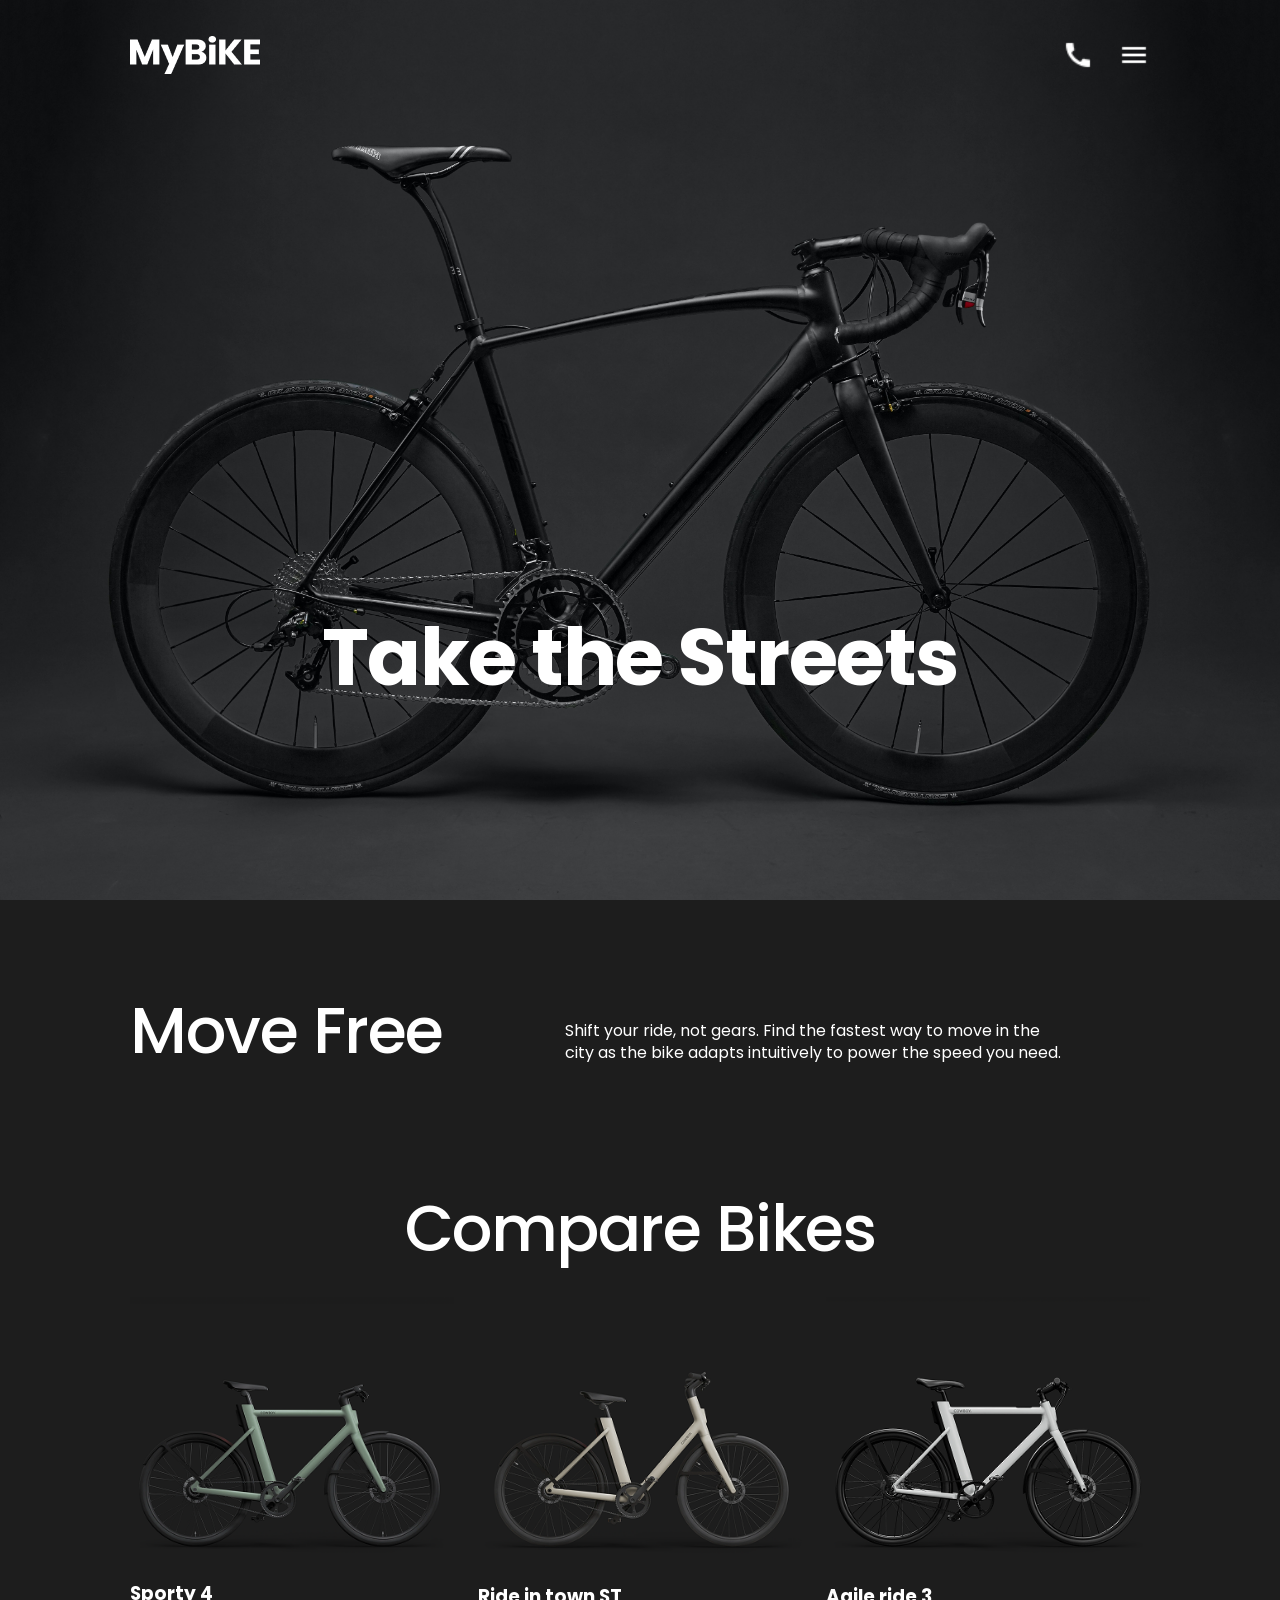
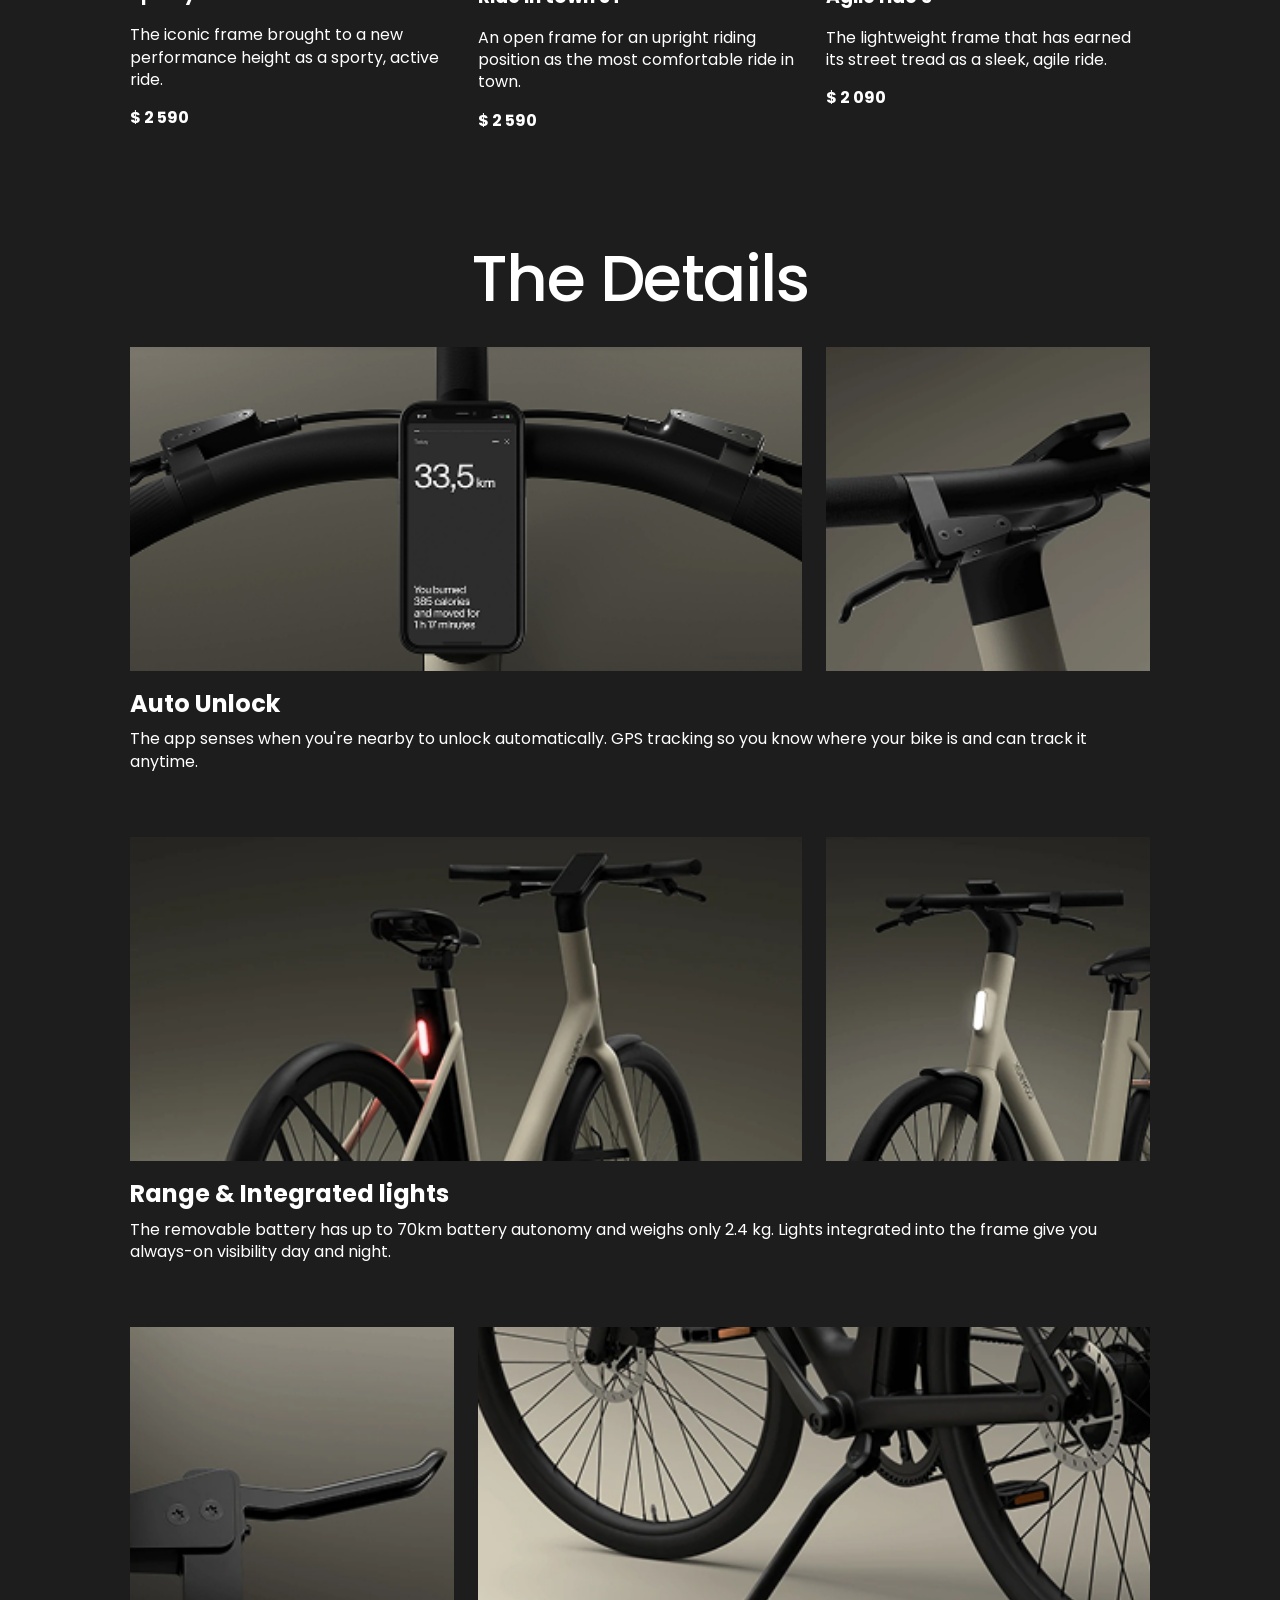
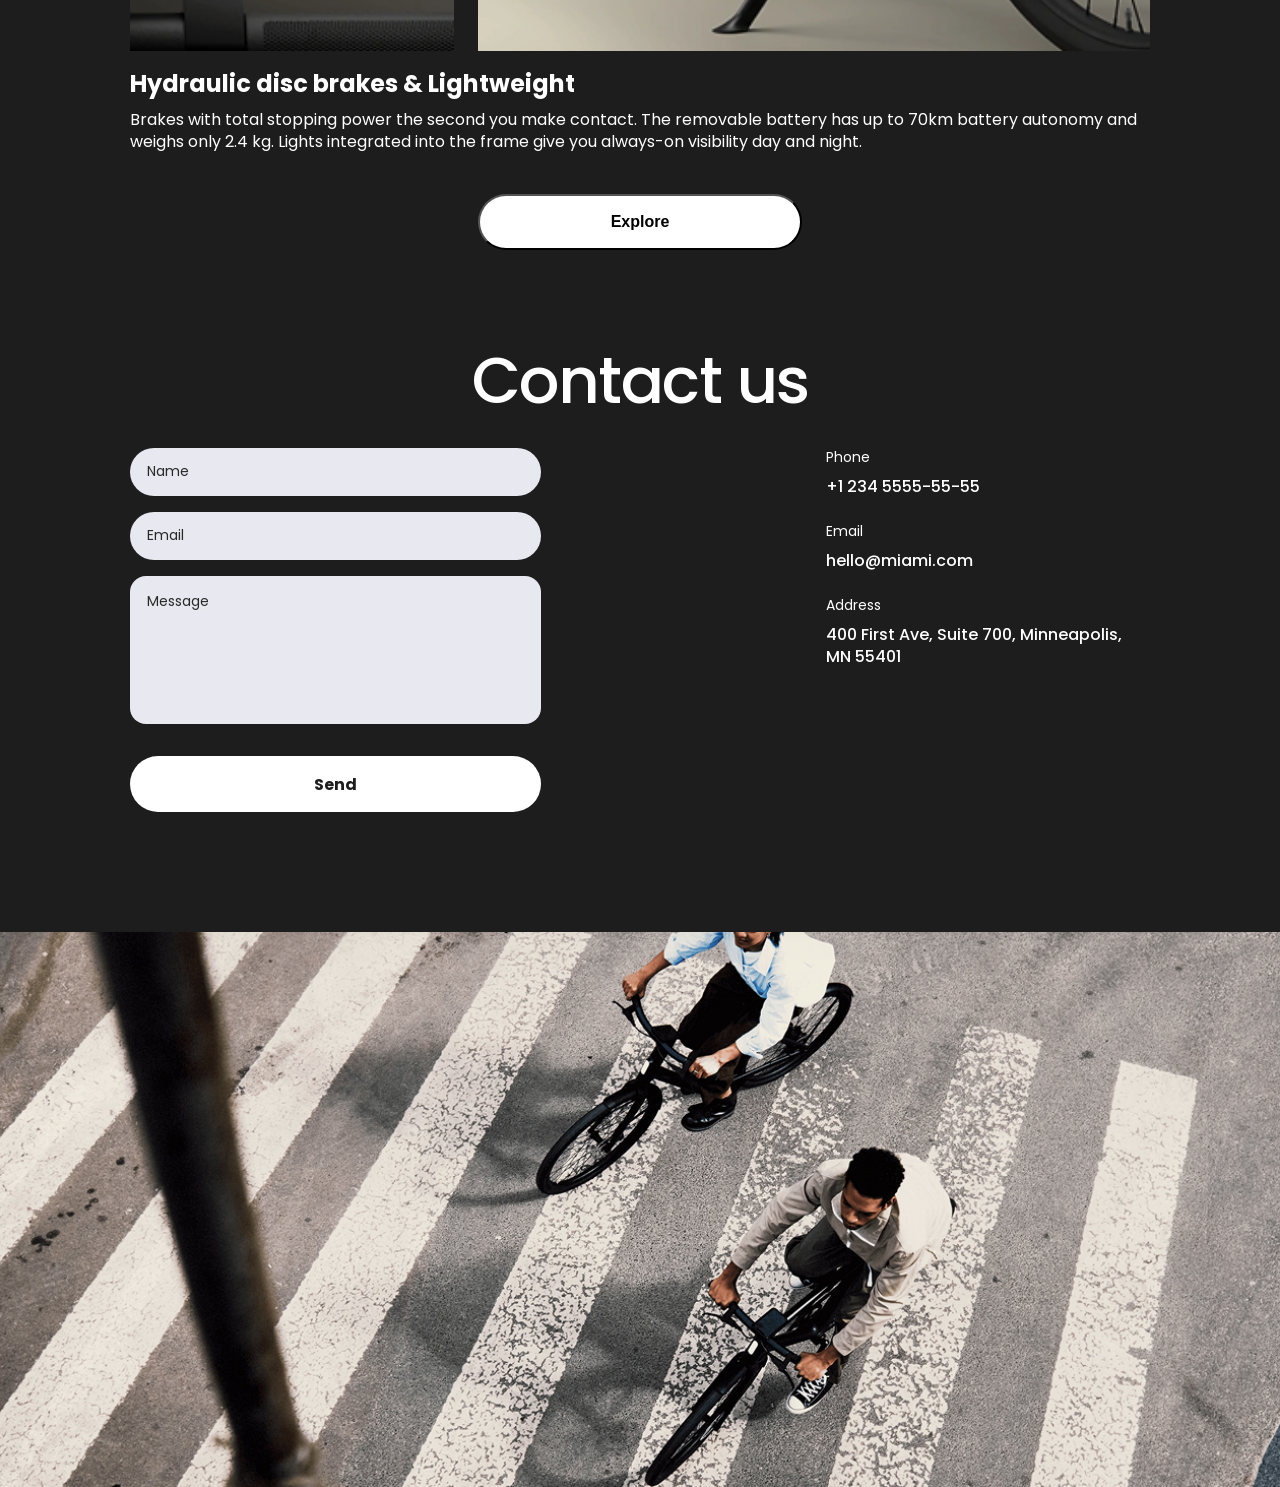
<file: index.html>
<!doctype html><html lang="en" class="page"><head><meta charset="utf-8"><meta name="viewport" content="width=device-width, initial-scale=1.0"><title>My Bike</title><link rel="icon" type="image/png" href="favicon.204012ef.png"><link rel="preconnect" href="https://fonts.googleapis.com"><link rel="preconnect" href="https://fonts.gstatic.com"><link href="https://fonts.googleapis.com/css2?family=Poppins:wght@400;500;600;700&family=Roboto:wght@500&display=swap" rel="stylesheet"><link rel="stylesheet" href="index.bcb50f23.css"><script src="index.cabb280d.js" defer></script></head><body class="page__body"> <header class="header"> <div class="container"> <div class="header__content"> <div class="top-bar"> <a href="#" class="top-bar__logo"> <img src="Logo.e78f1d04.png" alt="Bike logo"> </a> <div class="top-bar__icons"> <a href="tel:+123455555555" class="icon icon--phone phone"> <span class="phone-tooltip">+1 234 5555-55-55</span> </a> <a href="#menu" class="icon icon--menu"></a> </div> </div> <div class="header__bottom"> <h1 class="header__title">Take the Streets</h1> </div> </div> </div> </header> <aside class="menu page__menu" id="menu"> <div class="container"> <div class="menu__top top-bar"> <a href="#" class="top-bar__logo"> <img src="logo-menu.b4e7647a.png" alt="Bike logo"> </a> <a href="#" class="icon icon--close"></a> </div> <div class="menu__bottom"> <nav class="menu__nav nav"> <ul class="nav__list"> <li class="nav__item"> <a class="nav__link" href="#"> Home </a> </li> <li class="nav__item"> <a class="nav__link" href="#about-us"> About us </a> </li> <li class="nav__item"> <a class="nav__link" href="#compare-bikes"> Compare bikes </a> </li> <li class="nav__item"> <a class="nav__link" href="#detail"> Detail </a> </li> <li class="nav__item"> <a class="nav__link" href="#contacts"> Contacts </a> </li> </ul> </nav> <a href="tel:+ 1 234 555-55-55" class="menu__phone-number"> + 1 234 555-55-55 </a> <a href="tel:+ 1 234 555-55-55" class="menu__book-a-test-ride"> Book a test ride </a> </div> </div> </aside> <main class="main"> <div class="container"> <div class="main__content"> <section class="about-us" id="about-us"> <h2 class="about-us__title section-title section-title--aling--left"> Move Free </h2> <p class="about-us__description"> Shift your ride, not gears. Find the fastest way to move in the city as the bike adapts intuitively to power the speed you need. </p> </section> <section class="compare-bikes" id="compare-bikes"> <h2 class="section-title">Compare Bikes</h2> <div class="recommended__products"> <article class="product recommended__product"> <img src="Sporty%204.53674aac.png" alt="Spotry 4" class="product__photo"> <h3 class="product__title">Sporty 4</h3> <p class="product__category"> The iconic frame brought to a new performance height as a sporty, active ride. </p> <p class="product__price">$ 2 590</p> </article> <article class="product recommended__product"> <img src="Ride%20in%20town%20ST.2e67928a.png" alt="Ride in town ST" class="product__photo"> <h3 class="product__title">Ride in town ST</h3> <p class="product__category"> An open frame for an upright riding position as the most comfortable ride in town. </p> <p class="product__price">$ 2 590</p> </article> <article class="product recommended__product"> <img src="Agile%20ride%203.fd02eb59.png" alt="Agile ride 3" class="product__photo"> <h3 class="product__title">Agile ride 3</h3> <p class="product__category"> The lightweight frame that has earned its street tread as a sleek, agile ride. </p> <p class="product__price">$ 2 090</p> </article> </div> </section> <section class="detail" id="detail"> <h2 class="section-title">The Details</h2> <div class="categories__wrapper"> <article class="category"> <div class="category__photos"> <a href="#" class="category__link category__link--wide"> <img class="category__photo" src="1.1.b4008838.png" alt="1.1"> </a> <a href="#" class="category__link category__link--square"> <img class="category__photo" src="1.2.9de2080b.png" alt="1.2"> </a> </div> <h3 class="category__title">Auto Unlock</h3> <p class="category__description"> The app senses when you're nearby to unlock automatically. GPS tracking so you know where your bike is and can track it anytime. </p> </article> <article class="category"> <div class="category__photos"> <a href="#" class="category__link category__link--wide"> <img class="category__photo" src="2.1.0e53a1fc.png" alt="2.1"> </a> <a href="#" class="category__link category__link--square"> <img class="category__photo" src="2.2.2bcb3883.png" alt="2.2"> </a> </div> <h3 class="category__title">Range & Integrated lights</h3> <p class="category__description"> The removable battery has up to 70km battery autonomy and weighs only 2.4 kg. Lights integrated into the frame give you always-on visibility day and night. </p> </article> <article class="category"> <div class="category__photos"> <a href="#" class="category__link category__link--square"> <img class="category__photo" src="3.1.fdd2f2ca.png" alt="3.1"> </a> <a href="#" class="category__link category__link--wide"> <img class="category__photo" src="3.2.25207dd7.png" alt="3.2"> </a> </div> <h3 class="category__title"> Hydraulic disc brakes & Lightweight </h3> <p class="category__description"> Brakes with total stopping power the second you make contact. The removable battery has up to 70km battery autonomy and weighs only 2.4 kg. Lights integrated into the frame give you always-on visibility day and night. </p> </article> </div> <div class="button"> <button class="button__explore">Explore</button> </div> </section> <section class="contacts" id="contacts"> <h2 class="section-title">Contact us</h2> <div class="contacts__wrapper"> <div class="contacts__content"> <form class="contacts__input" onsubmit="this.reset(); return false;"> <input class="input input__name" type="text" name="name" placeholder="Name" title="Name" required> <input class="input input__email" type="email" name="email" placeholder="Email" title="Email" required> <textarea class="input input__message" name="message" placeholder="Message" title="Message" required></textarea> <button class="contacts__button" type="submit"> Send </button> </form> <div class="contacts__info"> <div class="contacts__info--phone"> <h3 class="contacts__info--title">Phone</h3> <a href="tel:+1 234 5555-55-55" class="contacts__info--text"> +1 234 5555-55-55 </a> </div> <div class="contacts__info--email"> <h3 class="contacts__info--title">Email</h3> <a href="mailto:hello@miami.com" class="contacts__info--text"> hello@miami.com </a> </div> <div class="contacts__info--address"> <h3 class="contacts__info--title">Address</h3> <a target="_blank" href="https://www.google.com/maps/search/?api=1&query=400+first+ave+suite+700+Minneapolis+MN+55401" class="contacts__info--text" rel="noopener noreferrer"> 400 First Ave, Suite 700, Minneapolis, MN 55401 </a> </div> </div> </div> </div> </section> </div> </div> </main> <footer class="footer"> <div class="footer__wrapper"> <img class="footer__img" src="Footer.37a1b4b3.png" alt="FooterImg"> </div> </footer> </body></html>
</file>
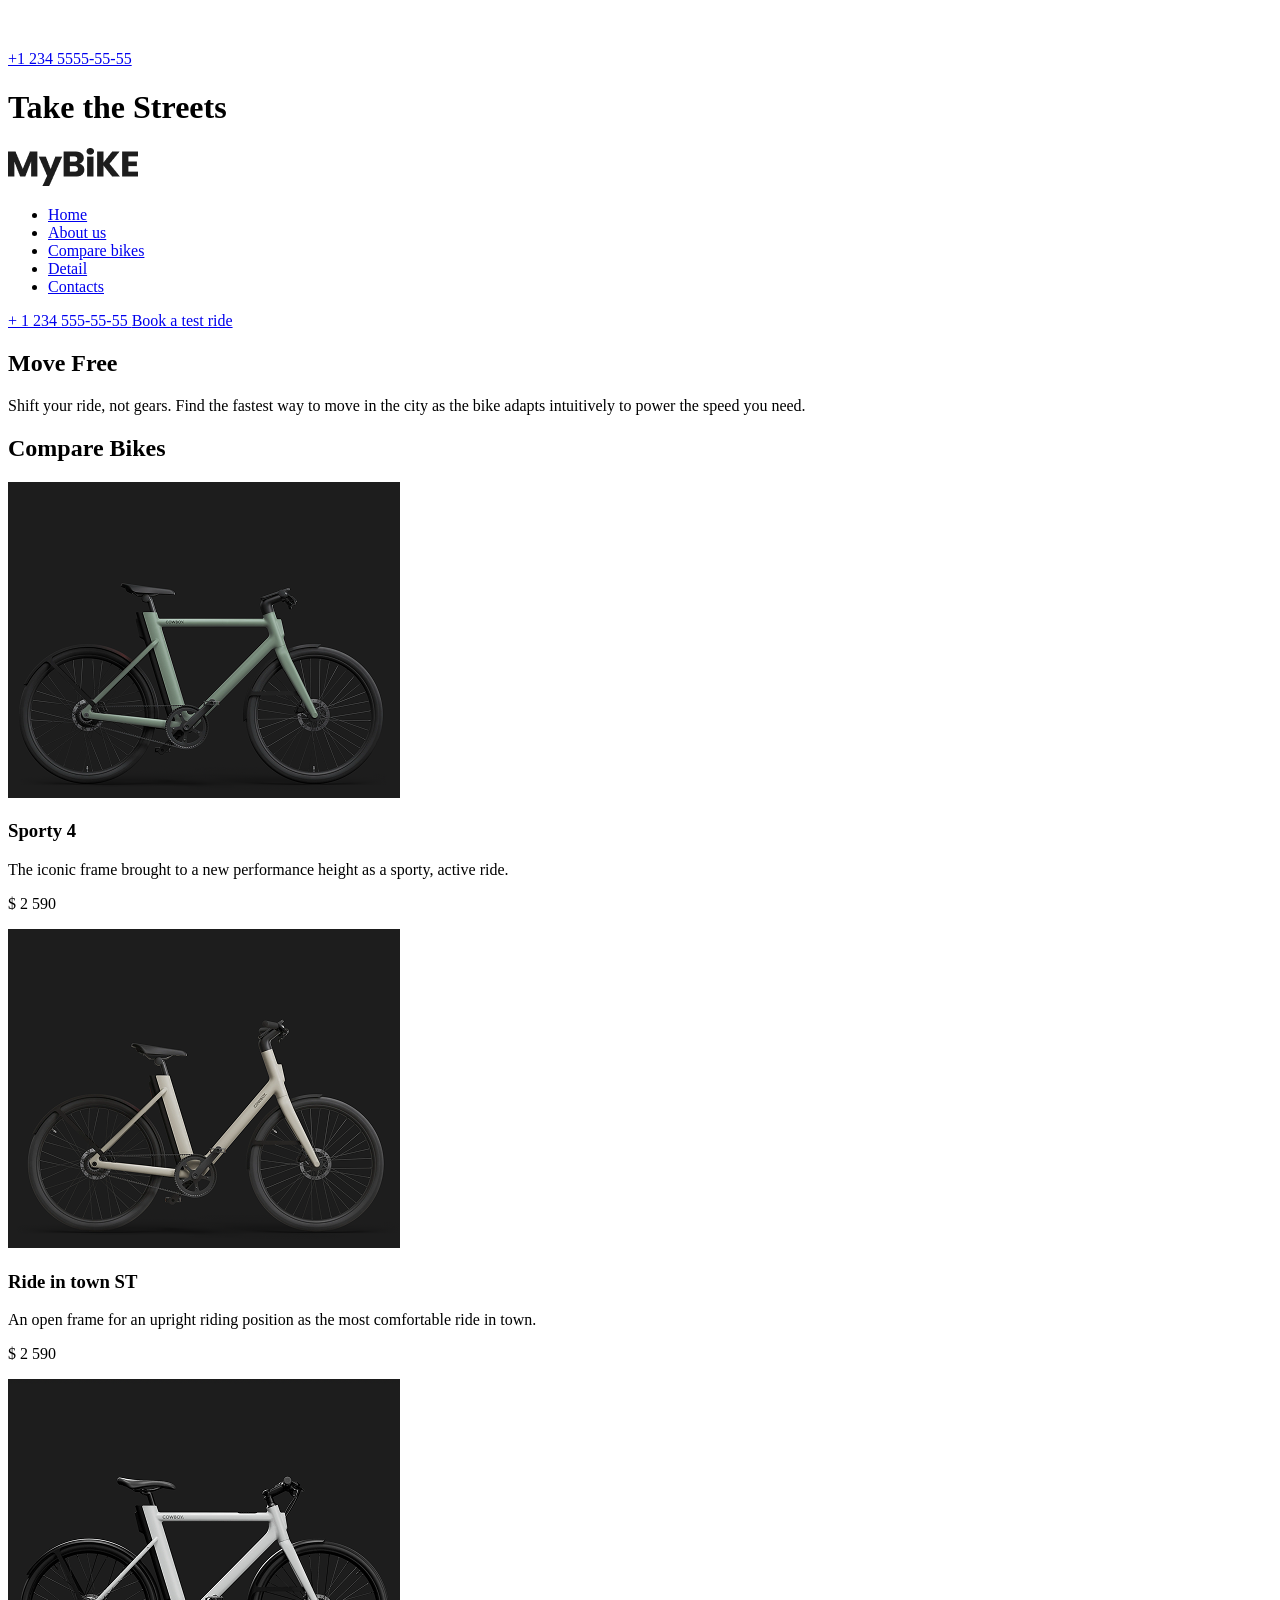
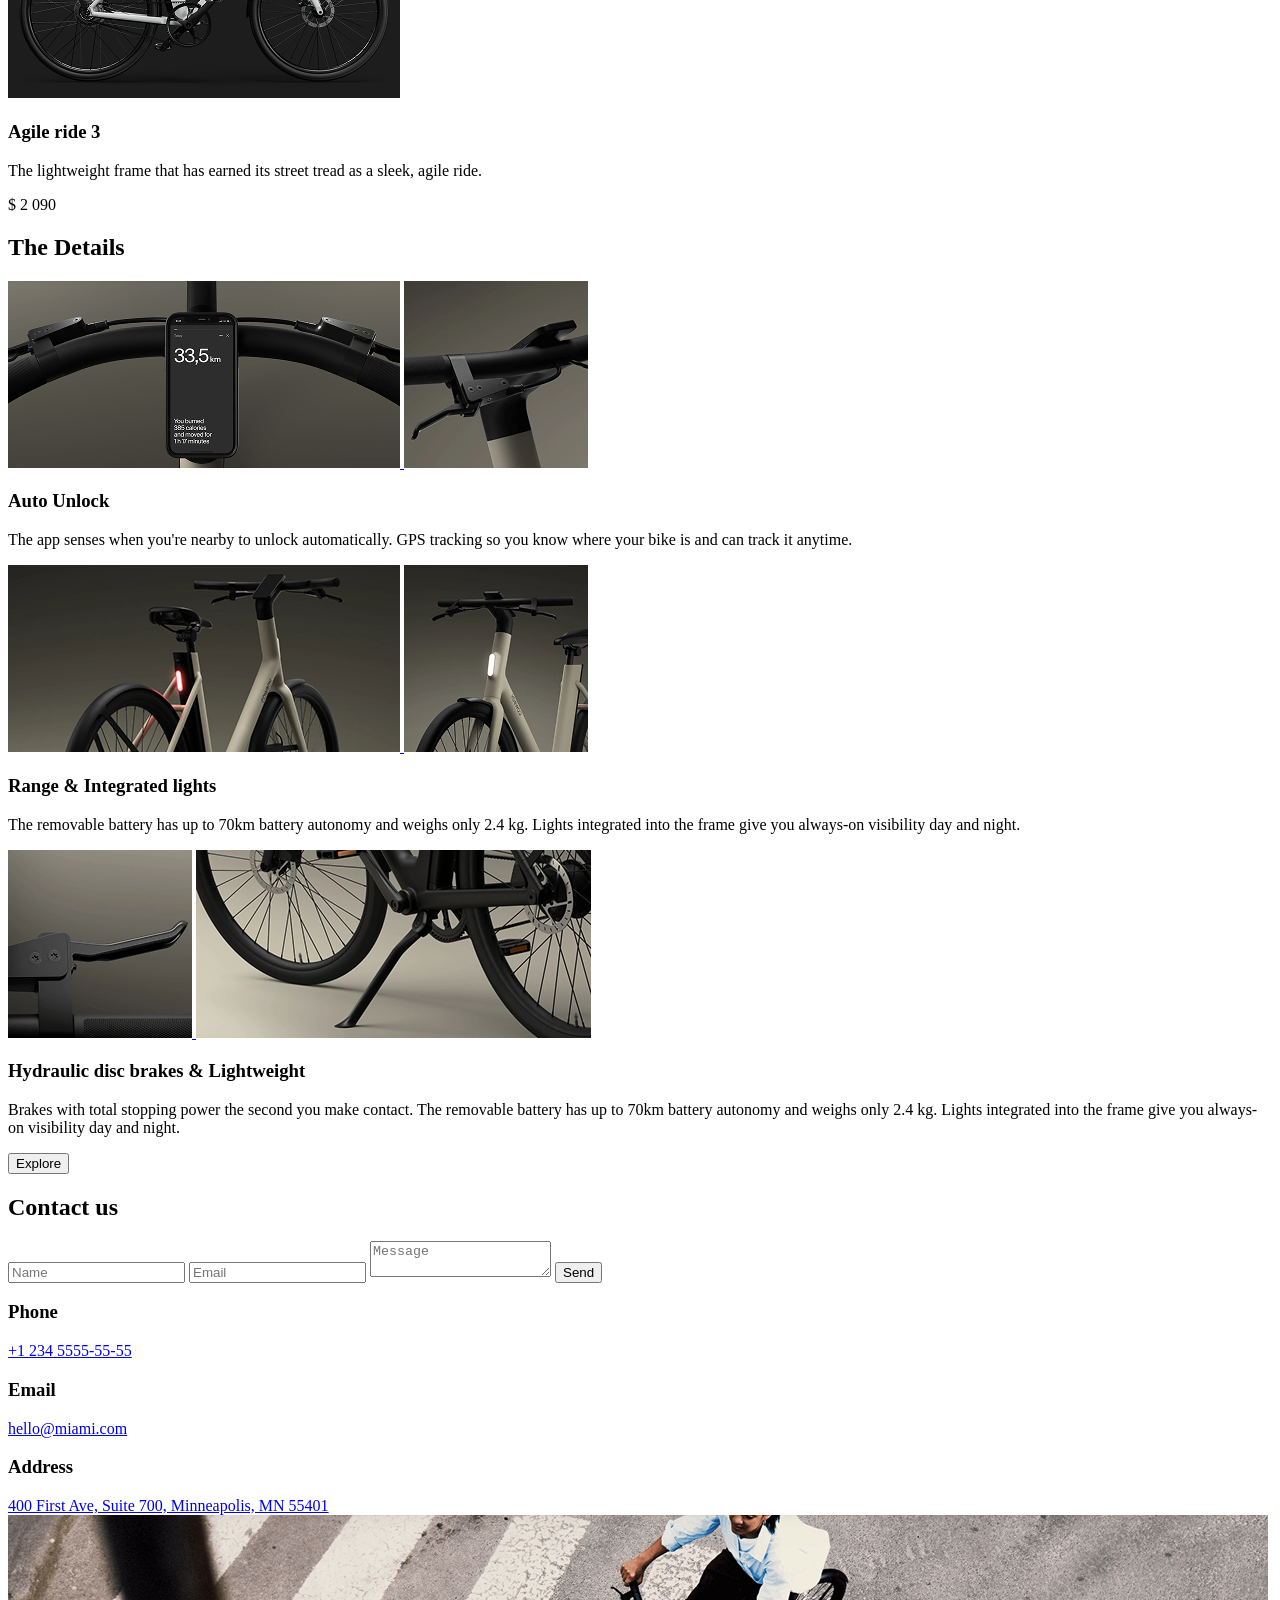
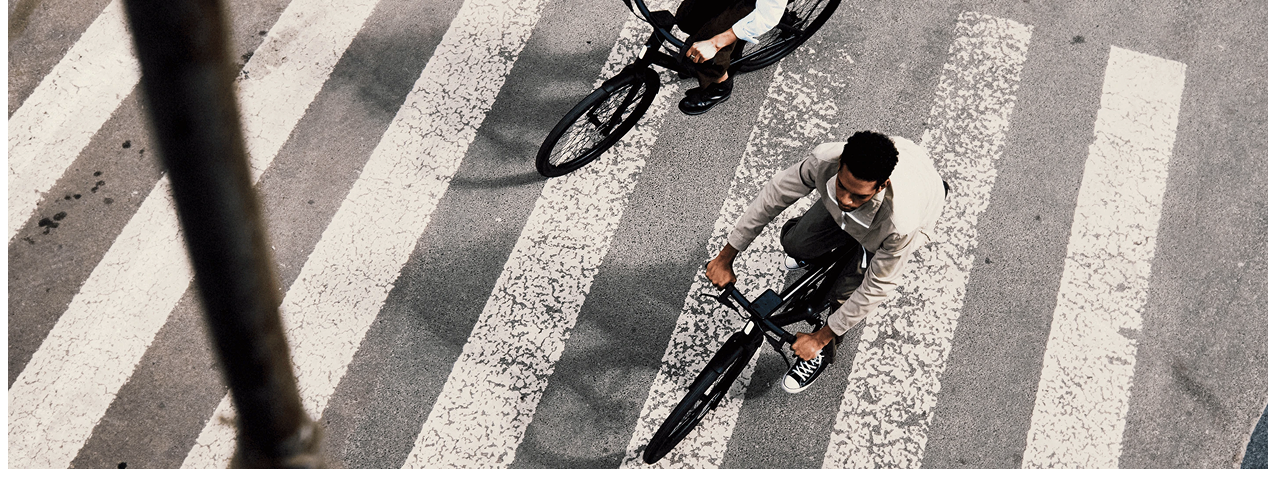
<file: src/index.html>
<!-- #region head -->
<!doctype html>
<html
  lang="en"
  class="page"
>
  <head>
    <meta charset="UTF-8" />
    <meta
      name="viewport"
      content="width=device-width, initial-scale=1.0"
    />
    <title>My Bike</title>
    <link
      rel="icon"
      type="image/png"
      href="./images/favicon.png"
    />
    <link
      rel="preconnect"
      href="https://fonts.googleapis.com"
    />
    <link
      rel="preconnect"
      href="https://fonts.gstatic.com"
    />
    <link
      href="https://fonts.googleapis.com/css2?family=Poppins:wght@400;500;600;700&family=Roboto:wght@500&display=swap"
      rel="stylesheet"
    />
    <link
      rel="stylesheet"
      href="./styles/styles.scss"
    />
    <script
      src="scripts/main.js"
      defer
    ></script>
  </head>
  <!-- #endregion -->
  <body class="page__body">
    <header class="header">
      <div class="container">
        <div class="header__content">
          <div class="top-bar">
            <a
              href="#"
              class="top-bar__logo"
            >
              <img
                src="images/Logo.png"
                alt="Bike logo"
              />
            </a>
            <div class="top-bar__icons">
              <a
                href="tel:+123455555555"
                class="icon icon--phone phone"
              >
                <span class="phone-tooltip">+1 234 5555-55-55</span>
              </a>
              <a
                href="#menu"
                class="icon icon--menu"
              ></a>
            </div>
          </div>
          <div class="header__bottom">
            <h1 class="header__title">Take the Streets</h1>
          </div>
        </div>
      </div>
    </header>

    <aside
      class="page__menu menu"
      id="menu"
    >
      <div class="container">
        <div class="top-bar menu__top">
          <a
            href="#"
            class="top-bar__logo"
          >
            <img
              src="/src/images/logo-menu.png"
              alt="Bike logo"
            />
          </a>
          <a
            href="#"
            class="icon icon--close"
          ></a>
        </div>
        <div class="menu__bottom">
          <nav class="nav menu__nav">
            <ul class="nav__list">
              <li class="nav__item">
                <a
                  class="nav__link"
                  href="#"
                >
                  Home
                </a>
              </li>
              <li class="nav__item">
                <a
                  class="nav__link"
                  href="#about-us"
                >
                  About us
                </a>
              </li>
              <li class="nav__item">
                <a
                  class="nav__link"
                  href="#compare-bikes"
                >
                  Compare bikes
                </a>
              </li>
              <li class="nav__item">
                <a
                  class="nav__link"
                  href="#detail"
                >
                  Detail
                </a>
              </li>
              <li class="nav__item">
                <a
                  class="nav__link"
                  href="#contacts"
                >
                  Contacts
                </a>
              </li>
            </ul>
          </nav>
          <a
            href="tel:+ 1 234 555-55-55"
            class="menu__phone-number"
          >
            + 1 234 555-55-55
          </a>
          <a
            href="tel:+ 1 234 555-55-55"
            class="menu__book-a-test-ride"
          >
            Book a test ride
          </a>
        </div>
      </div>
    </aside>

    <main class="main">
      <div class="container">
        <div class="main__content">
          <section
            class="about-us"
            id="about-us"
          >
            <h2
              class="about-us__title section-title section-title--aling--left"
            >
              Move Free
            </h2>
            <p class="about-us__description">
              Shift your ride, not gears. Find the fastest way to move in the
              city as the bike adapts intuitively to power the speed you need.
            </p>
          </section>
          <section
            class="compare-bikes"
            id="compare-bikes"
          >
            <h2 class="section-title">Compare Bikes</h2>
            <div class="recommended__products">
              <article class="product recommended__product">
                <img
                  src="images/products/Sporty 4.png"
                  alt="Spotry 4"
                  class="product__photo"
                />
                <h3 class="product__title">Sporty 4</h3>
                <p class="product__category">
                  The iconic frame brought to a new performance height as a
                  sporty, active ride.
                </p>
                <p class="product__price">$ 2 590</p>
              </article>
              <article class="product recommended__product">
                <img
                  src="images/products/Ride in town ST.png"
                  alt="Ride in town ST"
                  class="product__photo"
                />
                <h3 class="product__title">Ride in town ST</h3>
                <p class="product__category">
                  An open frame for an upright riding position as the most
                  comfortable ride in town.
                </p>
                <p class="product__price">$ 2 590</p>
              </article>
              <article class="product recommended__product">
                <img
                  src="images/products/Agile ride 3.png"
                  alt="Agile ride 3"
                  class="product__photo"
                />
                <h3 class="product__title">Agile ride 3</h3>
                <p class="product__category">
                  The lightweight frame that has earned its street tread as a
                  sleek, agile ride.
                </p>
                <p class="product__price">$ 2 090</p>
              </article>
            </div>
          </section>
          <section
            class="detail"
            id="detail"
          >
            <h2 class="section-title">The Details</h2>

            <div class="categories__wrapper">
              <article class="category">
                <div class="category__photos">
                  <a
                    href="#"
                    class="category__link category__link--wide"
                  >
                    <img
                      class="category__photo"
                      src="images/details/1.1.png"
                      alt="1.1"
                    />
                  </a>

                  <a
                    href="#"
                    class="category__link category__link--square"
                  >
                    <img
                      class="category__photo"
                      src="images/details/1.2.png"
                      alt="1.2"
                    />
                  </a>
                </div>

                <h3 class="category__title">Auto Unlock</h3>
                <p class="category__description">
                  The app senses when you're nearby to unlock automatically. GPS
                  tracking so you know where your bike is and can track it
                  anytime.
                </p>
              </article>

              <article class="category">
                <div class="category__photos">
                  <a
                    href="#"
                    class="category__link category__link--wide"
                  >
                    <img
                      class="category__photo"
                      src="images/details/2.1.png"
                      alt="2.1"
                    />
                  </a>

                  <a
                    href="#"
                    class="category__link category__link--square"
                  >
                    <img
                      class="category__photo"
                      src="images/details/2.2.png"
                      alt="2.2"
                    />
                  </a>
                </div>

                <h3 class="category__title">Range & Integrated lights</h3>
                <p class="category__description">
                  The removable battery has up to 70km battery autonomy and
                  weighs only 2.4 kg. Lights integrated into the frame give you
                  always-on visibility day and night.
                </p>
              </article>

              <article class="category">
                <div class="category__photos">
                  <a
                    href="#"
                    class="category__link category__link--square"
                  >
                    <img
                      class="category__photo"
                      src="images/details/3.1.png"
                      alt="3.1"
                    />
                  </a>

                  <a
                    href="#"
                    class="category__link category__link--wide"
                  >
                    <img
                      class="category__photo"
                      src="images/details/3.2.png"
                      alt="3.2"
                    />
                  </a>
                </div>

                <h3 class="category__title">
                  Hydraulic disc brakes & Lightweight
                </h3>
                <p class="category__description">
                  Brakes with total stopping power the second you make contact.
                  The removable battery has up to 70km battery autonomy and
                  weighs only 2.4 kg. Lights integrated into the frame give you
                  always-on visibility day and night.
                </p>
              </article>
            </div>
            <div class="button">
              <button class="button__explore">Explore</button>
            </div>
          </section>
          <section
            class="contacts"
            id="contacts"
          >
            <h2 class="section-title">Contact us</h2>
            <div class="contacts__wrapper">
              <div class="contacts__content">
                <form
                  class="contacts__input"
                  onsubmit="this.reset(); return false;"
                >
                  <input
                    class="input input__name"
                    type="text"
                    name="name"
                    placeholder="Name"
                    title="Name"
                    required
                  />

                  <input
                    class="input input__email"
                    type="email"
                    name="email"
                    placeholder="Email"
                    title="Email"
                    required
                  />

                  <textarea
                    class="input input__message"
                    name="message"
                    placeholder="Message"
                    title="Message"
                    required
                  ></textarea>

                  <button
                    class="contacts__button"
                    type="submit"
                  >
                    Send
                  </button>
                </form>
                <div class="contacts__info">
                  <div class="contacts__info--phone">
                    <h3 class="contacts__info--title">Phone</h3>
                    <a
                      href="tel:+1 234 5555-55-55"
                      class="contacts__info--text"
                    >
                      +1 234 5555-55-55
                    </a>
                  </div>
                  <div class="contacts__info--email">
                    <h3 class="contacts__info--title">Email</h3>
                    <a
                      href="mailto:hello@miami.com"
                      class="contacts__info--text"
                    >
                      hello@miami.com
                    </a>
                  </div>
                  <div class="contacts__info--address">
                    <h3 class="contacts__info--title">Address</h3>
                    <a
                      target="_blank"
                      href="https://www.google.com/maps/search/?api=1&query=400+first+ave+suite+700+Minneapolis+MN+55401"
                      class="contacts__info--text"
                      rel="noopener noreferrer"
                    >
                      400 First Ave, Suite 700, Minneapolis, MN 55401
                    </a>
                  </div>
                </div>
              </div>
            </div>
          </section>
        </div>
      </div>
    </main>

    <footer class="footer">
      <div class="footer__wrapper">
        <img
          class="footer__img"
          src="./images/footer/Footer.png"
          alt="FooterImg"
        />
      </div>
    </footer>
  </body>
</html>
</file>
<file: index.bcb50f23.css>
.container{padding-left:20px;padding-right:20px}@media (min-width:576px){.container{padding-left:72px;padding-right:72px}}@media (min-width:1025px){.container{max-width:1020px;margin-left:auto;margin-right:auto;padding-left:120px;padding-right:120px}}.footer{background-color:#1d1d1d;width:100%;height:auto;position:relative;overflow:hidden}.footer__wrapper{width:100%;height:100%;position:relative}.footer__img{object-fit:cover;width:100%;height:100%;display:block;position:relative}@media (min-width:576px){.footer__img{height:480px}}@media (min-width:1025px){.footer__img{height:555px}}.header{background-image:url(header-bg-mobile.c1de088a.png);background-position:100%;background-size:cover}.header__content{-ms-flex-direction:column;flex-direction:column;-ms-flex-pack:justify;justify-content:space-between;height:100vh;display:-ms-flexbox;display:flex}.header__title{font-family:Poppins,sans-serif;font-weight:700;font-style:Bold;letter-spacing:-1.5px;text-align:center;vertical-align:middle;margin:0;font-size:36px;line-height:100%}@media (min-width:576px){.header__title{font-size:64px}}@media (min-width:1025px){.header__title{font-size:80px}}.header__bottom{padding-bottom:88px}@media (min-width:576px){.header__bottom{padding-bottom:130px}}@media (min-width:1025px){.header__bottom{padding-bottom:203px}}.icon{background-size:cover;width:24px;height:24px;display:block}@media (min-width:576px){.icon{width:32px;height:32px}}.icon--phone{background-image:url(Icon-Phone-call.77f98802.png)}.icon--menu{background-image:url(Icon-Burger-menu.2a2e46a4.png)}.icon--close{background-image:url(Icon-Close.f0845ed7.png)}.phone{position:relative}.phone-tooltip{color:#fff;white-space:nowrap;opacity:0;visibility:hidden;font-size:15px;font-weight:700;text-decoration:none;transition:opacity .3s,transform .3s,visibility .3s;position:absolute;top:50%;right:calc(100% + 12px);transform:translate(8px,-50%)}.phone:hover .phone-tooltip{opacity:1;visibility:visible;transform:translateY(-50%)}.phone:focus-visible .phone-tooltip{opacity:1;visibility:visible;transform:translateY(-50%)}.top-bar{-ms-flex-pack:justify;justify-content:space-between;-ms-flex-align:center;align-items:center;padding-top:24px;padding-bottom:24px;display:-ms-flexbox;display:flex}@media (min-width:576px){.top-bar{padding-top:36px;padding-bottom:36px}}.top-bar__icons{gap:24px;display:-ms-flexbox;display:flex}.top-bar__logo{display:-ms-flexbox;display:flex}.menu{box-sizing:border-box;text-transform:uppercase;background-color:#c2c2c2;height:100vh;font-weight:600}.menu__top{margin-bottom:24px}.menu__nav{margin-bottom:40px}.menu__phone-number{color:#1d1d1d;margin-bottom:16px;font-size:16px;line-height:27px;text-decoration:none;display:block}.menu__book-a-test-ride{letter-spacing:2px;color:#1d1d1d;border-bottom:1px solid #1d1d1d;width:fit-content;padding-bottom:7px;font-size:12px;line-height:16px;text-decoration:none;display:block}.menu .nav__link{transition:color .25s,transform .25s;display:inline-block}.menu .nav__link:hover{color:#575757;transform:translate(6px)}.nav__link{color:#1d1d1d;letter-spacing:2px;font-size:22px;line-height:22px;text-decoration:none;display:inline-block;position:relative}.nav__link:after{content:"";transform-origin:0;background-color:#1d1d1d;width:100%;height:1px;transition:transform .3s;position:absolute;bottom:-8px;left:0;transform:scaleX(0)}.nav__link:hover:after{transform:scaleX(1)}.nav__link:focus-visible:after{transform:scaleX(1)}.nav__list{-ms-flex-direction:column;flex-direction:column;gap:32px;margin:0;padding:0;list-style:none;display:-ms-flexbox;display:flex}.page{color:#fff;scroll-behavior:smooth;background-color:#1d1d1d;font-family:Poppins,sans-serif;font-size:16px;line-height:140%}.page__body{margin:0}.page__menu{opacity:0;pointer-events:none;position:fixed;top:0;left:0;right:0}.page__menu:target{opacity:1;pointer-events:all}.section-title{list-style:100%;text-align:center;letter-spacing:-1.5px;margin:0 0 48px;font-size:32px;font-weight:500}@media (min-width:576px){.section-title{font-size:48px}}@media (min-width:1025px){.section-title{margin-bottom:56px;font-size:64px}}.section-title--aling--left{text-align:left}.about-us{--colums:2;grid-template-columns:repeat(var(--colums),1fr);column-gap:20px;display:grid}@media (min-width:576px){.about-us{--colums:6;column-gap:24px}}@media (min-width:1025px){.about-us{--colums:12}}.about-us__title{grid-column:1/-1}@media (min-width:576px){.about-us__title{grid-column:1/4}}@media (min-width:1025px){.about-us__title{grid-column:span 5}}.about-us__description{grid-column:1/-1;margin:0;line-height:140%}@media (min-width:576px){.about-us__description{grid-column:4/7}}@media (min-width:1025px){.about-us__description{grid-column:span 6}}.main__content{row-gap:92px;padding-top:92px;padding-bottom:92px;display:grid}@media (min-width:576px){.main__content{row-gap:120px;padding-top:120px;padding-bottom:120px}}.product{transition:transform .3s,box-shadow .3s}.product:hover{transform:scale(1.04);box-shadow:0 12px 20px rgba(0,0,0,.15)}.product__photo{width:100%}.product__price{font-weight:700}.recommended__products{--colums:2;grid-template-columns:repeat(var(--colums),1fr);gap:48px 20px;display:grid}@media (min-width:576px){.recommended__products{--colums:6;column-gap:24px}}@media (min-width:1025px){.recommended__products{--colums:12}}.recommended__product{grid-column:1/-1}@media (min-width:576px){.recommended__product{grid-column:2/-2}}@media (min-width:1025px){.recommended__product{grid-column:span 4}}.categories__wrapper{row-gap:40px;display:grid}@media (min-width:576px){.categories__wrapper{row-gap:64px}}.category__photos{--colums:2;grid-template-columns:repeat(var(--colums),1fr);column-gap:20px;margin-bottom:16px;display:grid}@media (min-width:576px){.category__photos{--colums:6;column-gap:24px}}@media (min-width:1025px){.category__photos{--colums:12}}.category__link{transition:transform .3s;display:block;position:relative}.category__link:hover{transform:translateY(-6px)}.category__link:focus-visible{transform:translateY(-6px)}@media (min-width:576px){.category__link--wide{grid-column:span 4}}@media (min-width:1025px){.category__link--wide{grid-column:span 8}}.category__link--square{height:0;padding-bottom:100%}@media (min-width:576px){.category__link--square{grid-column:span 2}}@media (min-width:1025px){.category__link--square{grid-column:span 4}}.category__photo{object-fit:cover;width:100%;height:100%;position:absolute}.category__title{margin:0 0 8px;font-size:24px;font-weight:700;line-height:140%}.category__description{margin:0;font-size:16px;font-weight:400;line-height:140%}.button{-ms-flex-pack:center;justify-content:center;display:-ms-flexbox;display:flex}.button__explore{cursor:pointer;background-color:#fff;border-radius:40px;width:278px;height:56px;margin-top:40px;font-size:16px;font-weight:700;line-height:27px;transition:background-color .3s,transform .1s}.button__explore:hover{background-color:#575757}.button__explore:active{transform:scale(.98)}@media (min-width:576px){.button__explore{width:392px;height:56px}}@media (min-width:1025px){.button__explore{width:324px;height:56px}}.contacts__wrapper{display:grid}.contacts__content{--colums:2;grid-template-columns:repeat(var(--colums),1fr);gap:48px 20px;display:grid}@media (min-width:576px){.contacts__content{--colums:6;column-gap:24px}}@media (min-width:1025px){.contacts__content{--colums:12}}.contacts__input{grid-column:1/-1;row-gap:16px;display:grid}@media (min-width:576px){.contacts__input{grid-column:1/4}}@media (min-width:1025px){.contacts__input{grid-column:1/6}}.contacts__info{-ms-flex-direction:column;flex-direction:column;grid-column:1/-1;gap:24px;display:-ms-flexbox;display:flex}@media (min-width:576px){.contacts__info{grid-column:4/-1}}@media (min-width:1025px){.contacts__info{grid-column:9/-1}}.contacts__info--title{color:#fff;margin:0 0 8px;font-size:14px;font-weight:400;line-height:140%}.contacts__info--text{color:#fff;margin:0;font-size:16px;font-weight:500;line-height:140%;text-decoration:none}.contacts__info--text:hover{color:#575757}.contacts__info--text:focus,.contacts__info--text:active,.contacts__info--text:visited{text-decoration:none}.contacts__button{color:#1d1d1d;cursor:pointer;background-color:#fff;border:transparent;border-radius:40px;height:56px;margin-top:16px;font-family:Poppins,sans-serif;font-size:16px;font-weight:700;line-height:27px;transition:background-color .3s,transform .1s}.contacts__button:hover{background-color:#575757}.contacts__button:active{transform:scale(.98)}.input{background-color:#e8e8f0;border:1px solid transparent;border-radius:40px;outline:none;height:48px}.input__name,.input__email,.input__message{box-sizing:border-box;padding:14px 16px;font-family:inherit}.input__message{resize:none;border-radius:16px;height:148px}.input::placeholder{color:#292929;font-family:Poppins,sans-serif;font-size:14px;font-weight:400;line-height:20px}.input::placeholder{color:#292929;font-family:Poppins,sans-serif;font-size:14px;font-weight:400;line-height:20px}.input:hover{border:1px solid #e8e8f0}.input:focus{border:2px solid #e8e8f0}
/*# sourceMappingURL=index.bcb50f23.css.map */
</file>
